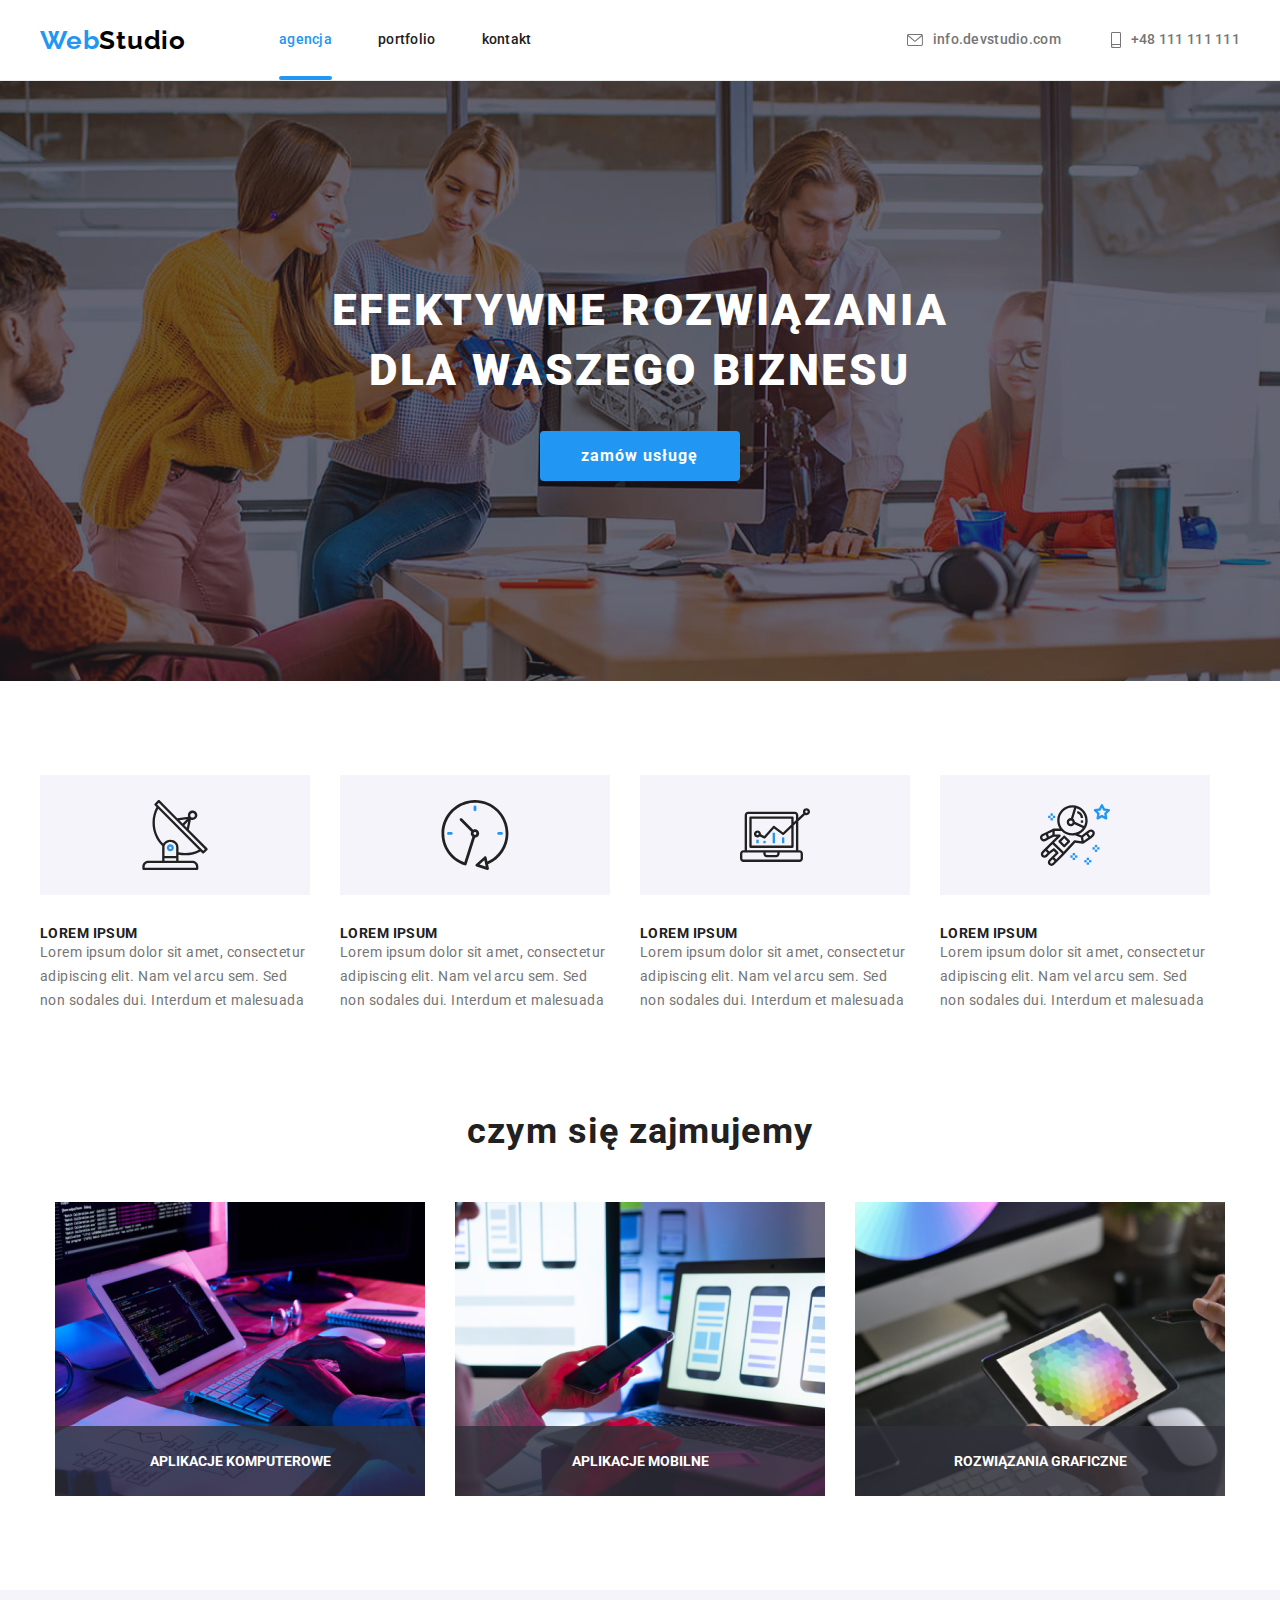
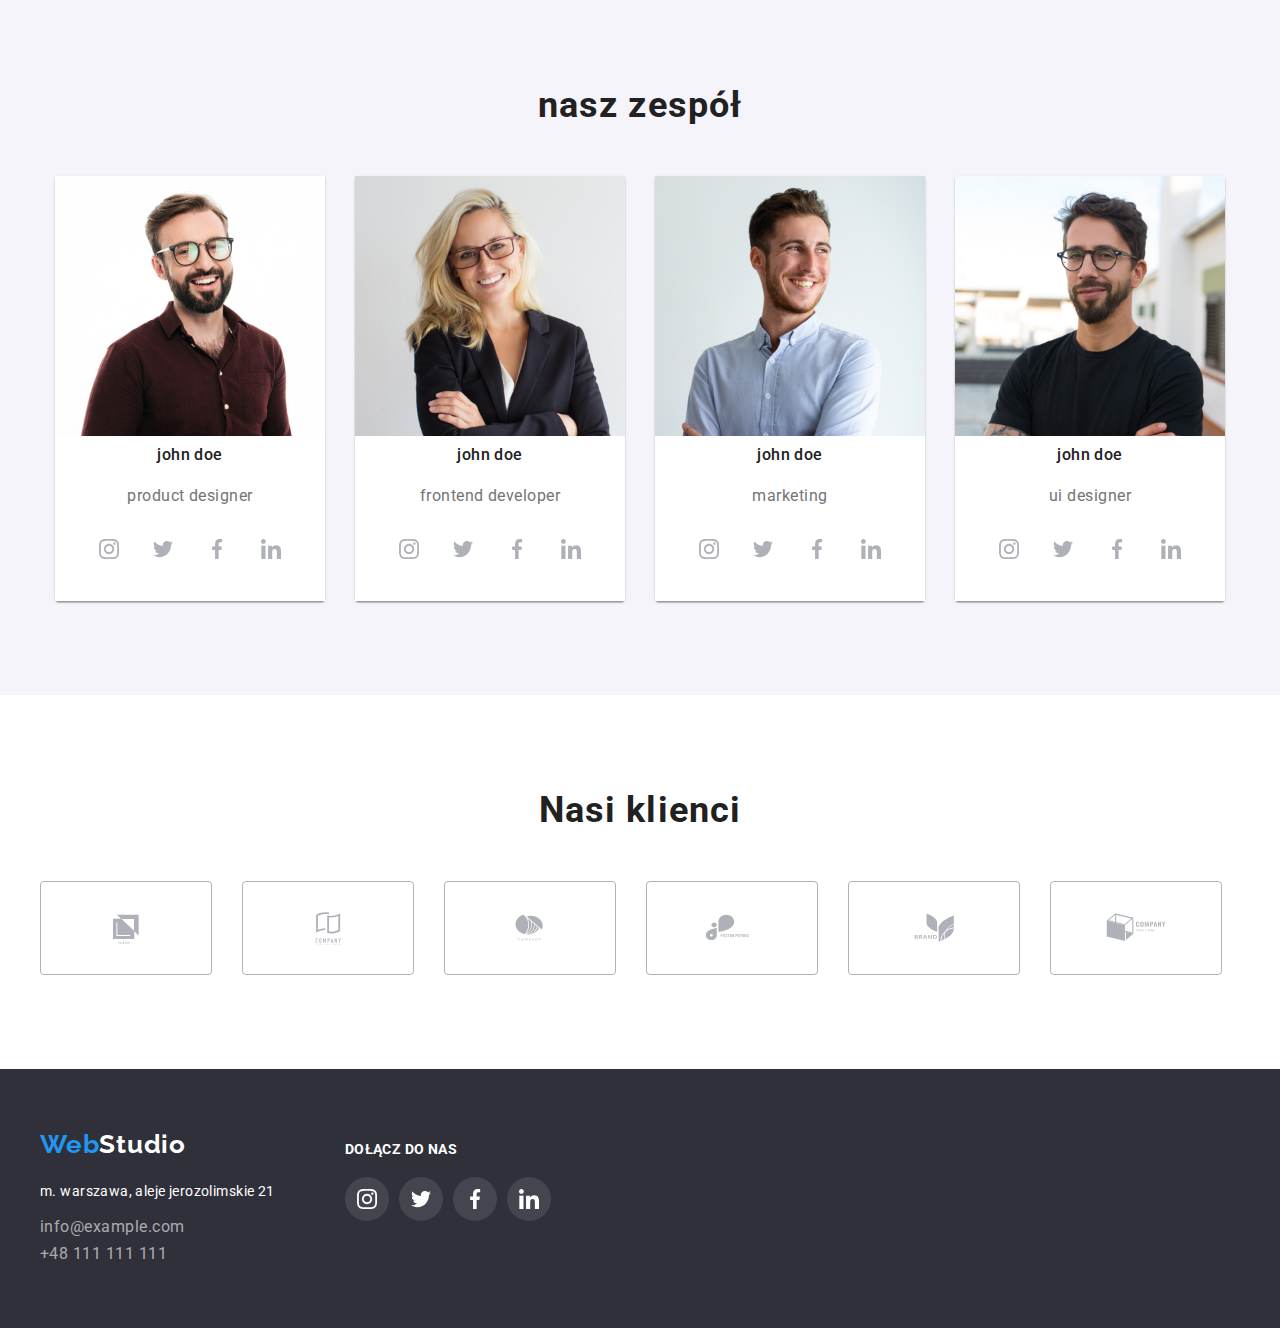
<file: index.html>
<!DOCTYPE html>
<html lang="pl">
  <head>
    <meta charset="UTF-8" />
    <meta http-equiv="X-UA-Compatible" content="IE=edge" />
    <meta name="viewport" content="width=device-width, initial-scale=1.0" />
    <title>webstudio</title>
    <link
      rel="stylesheet"
      href="https://cdnjs.cloudflare.com/ajax/libs/modern-normalize/1.1.0/modern-normalize.min.css"
      integrity="sha512-wpPYUAdjBVSE4KJnH1VR1HeZfpl1ub8YT/NKx4PuQ5NmX2tKuGu6U/JRp5y+Y8XG2tV+wKQpNHVUX03MfMFn9Q=="
      crossorigin="anonymous"
      referrerpolicy="no-referrer"
    />
    <link rel="stylesheet" href="css/styles.css" />
    <link rel="preconnect" href="https://fonts.googleapis.com" />
    <link rel="preconnect" href="https://fonts.gstatic.com" crossorigin />
    <link
      href="https://fonts.googleapis.com/css2?family=Raleway:wght@700&family=Roboto:wght@400;500;700;900&display=swap"
      rel="stylesheet"
    />
  </head>
  <body>
    <!-- header -->
    <header class="site-header">
      <div class="container flex-header">
        <div class="logo-links">
          <a class="logo" href="index.html">
            <span class="first-webstudio">Web</span
            ><span class="second-webstudio-header">Studio</span>
          </a>
          <nav>
            <ul class="header-links">
              <li><a class="header-link active-link" href="index.html">agencja</a></li>
              <li>
                <a class="header-link" href="portfolio.html">portfolio</a>
              </li>
              <li><a class="header-link" href="/kontakt">kontakt</a></li>
            </ul>
          </nav>
        </div>
        <ul class="contacts">
          <li class="contacts-svg">
            <a class="contact-mail" href="mailto:info.devstudio.com">
              <svg class="icon-envelope" width="16px" height="12px">
                <use href="./images/icons.svg#icon-envelope"></use>
              </svg>
              info.devstudio.com</a
            >
          </li>
          <li class="contacts-svg">
            <a class="contact-phone" href="tel:+48111111111">
              <svg class="icon-smartphone" width="10px" height="16px">
                <use href="./images/icons.svg#icon-smartphone-1"></use>
              </svg>
              +48 111 111 111
            </a>
          </li>
        </ul>
      </div>
    </header>
    <main>
      <section class="dark-bg">
        <div class="background-hero">
          <div class="background-gradient">
            <div class="header-and-button container">
              <h1 class="header">efektywne rozwiązania dla waszego biznesu</h1>
              <input class="main-button" type="button" value="zamów usługę" data-modal-open/>
            </div>
          </div>
        </div>
      </section>
      <section>
        <div class="container">
          <ul class="text-list">
            <li class="whole-text">
              <div class="icons-background">
                <svg class="technology-svg" width="70px" height="70px">
                  <use href="./images/icons.svg#icon-antenna-1"></use>
                </svg>
              </div>
            </li>
            <li class="whole-text">
              <div class="icons-background">
                <svg class="technology-svg" width="70px" height="70px">
                  <use href="./images/icons.svg#icon-clock-1"></use>
                </svg>
              </div>
            </li>
            <li class="whole-text">
              <div class="icons-background">
                <svg class="technology-svg" width="70px" height="70px">
                  <use href="./images/icons.svg#icon-diagram-1"></use>
                </svg>
              </div>
            </li>
            <li class="whole-text">
              <div class="icons-background">
                <svg class="technology-svg" width="70px" height="70px">
                  <use href="./images/icons.svg#icon-astronaut-1"></use>
                </svg>
              </div>
            </li>
            <li class="whole-text">
              <h2 class="text-title">lorem ipsum</h2>
              <p class="text-description">
                Lorem ipsum dolor sit amet, consectetur adipiscing elit. Nam vel
                arcu sem. Sed non sodales dui. Interdum et malesuada
              </p>
            </li>
            <li class="whole-text">
              <h2 class="text-title">lorem ipsum</h2>
              <p class="text-description">
                Lorem ipsum dolor sit amet, consectetur adipiscing elit. Nam vel
                arcu sem. Sed non sodales dui. Interdum et malesuada
              </p>
            </li>
            <li class="whole-text">
              <h2 class="text-title">lorem ipsum</h2>
              <p class="text-description">
                Lorem ipsum dolor sit amet, consectetur adipiscing elit. Nam vel
                arcu sem. Sed non sodales dui. Interdum et malesuada
              </p>
            </li>
            <li class="whole-text">
              <h2 class="text-title">lorem ipsum</h2>
              <p class="text-description">
                Lorem ipsum dolor sit amet, consectetur adipiscing elit. Nam vel
                arcu sem. Sed non sodales dui. Interdum et malesuada
              </p>
            </li>
          </ul>
        </div>
      </section>
      <section>
        <div class="photos-about container">
          <h2 class="header-about">czym się zajmujemy</h2>

          <ul class="photos-list">
            <li>
              <div class="about-description">
                <img
                  class="about-photo"
                  src="images/keybord_and_paper.jpg"
                  alt="pracująca osoba pisząca na klawiaturze"
                  width="370"
                  height="294"
                />
                <div class="about-overlay">
                  <p class="photo-description-about">aplikacje komputerowe</p>
                </div>
              </div>
            </li>
            <li>
              <div class="about-description">
                <img
                  class="about-photo"
                  src="images/phone_and_laptop.jpg"
                  alt="osoba sprawdzająca telefon"
                  width="370"
                  height="294"
                />
                <div class="about-overlay">
                  <p class="photo-description-about">aplikacje mobilne</p>
                </div>
              </div>
            </li>
            <li>
              <div class="about-description">
                <img
                  class="about-photo"
                  src="images/tablet.jpg"
                  alt="osoba projektuje coś na tablecie"
                  width="370"
                  height="294"
                />
                <div class="about-overlay">
                  <p class="photo-description-about">rozwiązania graficzne</p>
                </div>
              </div>
            </li>
          </ul>
        </div>
      </section>
      <section class="team section">
        <div class="container">
          <h2 class="team-header">nasz zespół</h2>
          <ul class="team-list">
            <li class="team-item">
              <figure class="team-image">
                <img
                  class="team-image"
                  src="images/product_designer.jpg"
                  alt="product designer"
                  width="270"
                  height="260"
                />
                <figcaption>
                  <h3 class="team-name">john doe</h3>
                  <p class="team-job">product designer</p>
                  <div class="social-medias">
                    <div class="social-medias-background">
                      <svg class="team-social-icon" width="20px" height="20px">
                        <use href="./images/icons.svg#icon-instagram-2"></use>
                      </svg>
                    </div>
                    <div class="social-medias-background">
                      <svg class="team-social-icon" width="20px" height="20px">
                        <use href="./images/icons.svg#icon-twitter-1"></use>
                      </svg>
                    </div>
                    <div class="social-medias-background">
                      <svg class="team-social-icon" width="20px" height="20px">
                        <use href="./images/icons.svg#icon-facebook-1"></use>
                      </svg>
                    </div>
                    <div class="social-medias-background">
                      <svg class="team-social-icon" width="20px" height="20px">
                        <use href="./images/icons.svg#icon-linkedin-1"></use>
                      </svg>
                    </div>
                  </div>
                </figcaption>
              </figure>
            </li>
            <li class="team-item">
              <figure class="team-image">
                <img
                  class="team-image"
                  src="images/frontend_developer.jpg"
                  alt="frontend developer"
                  width="270"
                  height="260"
                />
                <figcaption>
                  <h3 class="team-name">john doe</h3>
                  <p class="team-job">frontend developer</p>
                  <div class="social-medias">
                    <div class="social-medias-background">
                      <svg class="team-social-icon" width="20px" height="20px">
                        <use href="./images/icons.svg#icon-instagram-2"></use>
                      </svg>
                    </div>
                    <div class="social-medias-background">
                      <svg class="team-social-icon" width="20px" height="20px">
                        <use href="./images/icons.svg#icon-twitter-1"></use>
                      </svg>
                    </div>
                    <div class="social-medias-background">
                      <svg class="team-social-icon" width="20px" height="20px">
                        <use href="./images/icons.svg#icon-facebook-1"></use>
                      </svg>
                    </div>
                    <div class="social-medias-background">
                      <svg class="team-social-icon" width="20px" height="20px">
                        <use href="./images/icons.svg#icon-linkedin-1"></use>
                      </svg>
                    </div>
                  </div>
                </figcaption>
              </figure>
            </li>
            <li class="team-item">
              <figure class="team-image">
                <img
                  class="team-image"
                  src="images/marketing.jpg"
                  alt="marketing"
                  width="270"
                  height="260"
                />
                <figcaption>
                  <h3 class="team-name">john doe</h3>
                  <p class="team-job">marketing</p>
                  <div class="social-medias">
                    <div class="social-medias-background">
                      <svg class="team-social-icon" width="20px" height="20px">
                        <use href="./images/icons.svg#icon-instagram-2"></use>
                      </svg>
                    </div>
                    <div class="social-medias-background">
                      <svg class="team-social-icon" width="20px" height="20px">
                        <use href="./images/icons.svg#icon-twitter-1"></use>
                      </svg>
                    </div>
                    <div class="social-medias-background">
                      <svg class="team-social-icon" width="20px" height="20px">
                        <use href="./images/icons.svg#icon-facebook-1"></use>
                      </svg>
                    </div>
                    <div class="social-medias-background">
                      <svg class="team-social-icon" width="20px" height="20px">
                        <use href="./images/icons.svg#icon-linkedin-1"></use>
                      </svg>
                    </div>
                  </div>
                </figcaption>
              </figure>
            </li>
            <li class="team-item">
              <figure class="team-image">
                <img
                  class="team-image"
                  src="images/ui_designer.jpg"
                  alt="ui designer"
                  width="270"
                  height="260"
                />
                <figcaption>
                  <h3 class="team-name">john doe</h3>
                  <p class="team-job">ui designer</p>
                  <div class="social-medias">
                    <div class="social-medias-background">
                      <svg class="team-social-icon" width="20px" height="20px">
                        <use href="./images/icons.svg#icon-instagram-2"></use>
                      </svg>
                    </div>
                    <div class="social-medias-background">
                      <svg class="team-social-icon" width="20px" height="20px">
                        <use href="./images/icons.svg#icon-twitter-1"></use>
                      </svg>
                    </div>
                    <div class="social-medias-background">
                      <svg class="team-social-icon" width="20px" height="20px">
                        <use href="./images/icons.svg#icon-facebook-1"></use>
                      </svg>
                    </div>
                    <div class="social-medias-background">
                      <svg class="team-social-icon" width="20px" height="20px">
                        <use href="./images/icons.svg#icon-linkedin-1"></use>
                      </svg>
                    </div>
                  </div>
                </figcaption>
              </figure>
            </li>
          </ul>
        </div>
      </section>
      <section class="section">
        <div class="container">
          <h2 class="our-customers">Nasi klienci</h2>
          <ul class="clients-list">
            <li class="client">
              <div class="client-box">
                <svg class="client-logo" width="106" height="60">
                  <use href="./images/icons.svg#icon-Client-1"></use>
                </svg>
              </div>
            </li>
            <li class="client">
              <div class="client-box">
                <svg class="client-logo" width="106" height="60">
                  <use href="./images/icons.svg#icon-Client-2"></use>
                </svg>
              </div>
            </li>
            <li class="client">
              <div class="client-box">
                <svg class="client-logo" width="106" height="60">
                  <use href="./images/icons.svg#icon-Client-3"></use>
                </svg>
              </div>
            </li>
            <li class="client">
              <div class="client-box">
                <svg class="client-logo" width="106" height="60">
                  <use href="./images/icons.svg#icon-Client-4"></use>
                </svg>
              </div>
            </li>
            <li class="client">
              <div class="client-box">
                <svg class="client-logo" width="106" height="60">
                  <use href="./images/icons.svg#icon-Client-5"></use>
                </svg>
              </div>
            </li>
            <li class="client">
              <div class="client-box">
                <svg class="client-logo" width="106" height="60">
                  <use href="./images/icons.svg#icon-Client-6"></use>
                </svg>
              </div>
            </li>
          </ul>
        </div>
      </section>
    </main>
    <div class="footer-background">
      <footer class="footer">
        <div class="footer-wrapper container">
          <div>
            <h2>
              <a class="logo" href="index.html">
                <span class="first-webstudio">Web</span
                ><span class="second-webstudio-footer">Studio</span></a
              >
            </h2>

            <address class="footer-links">
              <ul class="footer-list">
                <li>
                  <p class="address">m. warszawa, aleje jerozolimskie 21</p>
                </li>
                <li>
                  <a class="footer-link" href="mailto:info@example.com"
                    >info@example.com</a
                  >
                </li>
                <li>
                  <a class="footer-link" href="tel:+48111111111"
                    >+48 111 111 111</a
                  >
                </li>
              </ul>
            </address>
          </div>
          <div>
            <ul class="footer-medias">
              <li>
                <h3 class="join-us">dołącz do nas</h3>
                <div class="social-medias-footer">
                  <div class="social-medias-background">
                    <svg class="team-social-icon" width="20px" height="20px">
                      <use href="./images/icons.svg#icon-instagram-2"></use>
                    </svg>
                  </div>
                  <div class="social-medias-background">
                    <svg class="team-social-icon" width="20px" height="20px">
                      <use href="./images/icons.svg#icon-twitter-1"></use>
                    </svg>
                  </div>
                  <div class="social-medias-background">
                    <svg class="team-social-icon" width="20px" height="20px">
                      <use href="./images/icons.svg#icon-facebook-1"></use>
                    </svg>
                  </div>
                  <div class="social-medias-background">
                    <svg class="team-social-icon" width="20px" height="20px">
                      <use href="./images/icons.svg#icon-linkedin-1"></use>
                    </svg>
                  </div>
                </div>
              </li>
            </ul>
          </div>
        </div>
      </footer>
    </div>
    <div class="backdrop is-hidden" data-modal>
      <div class="modal">
        <button class="modal-close" data-modal-close>&#10008;</button>
      </div>
    </div>
    <script src="./js/modal.js"></script>
  </body>
</html>
</file>
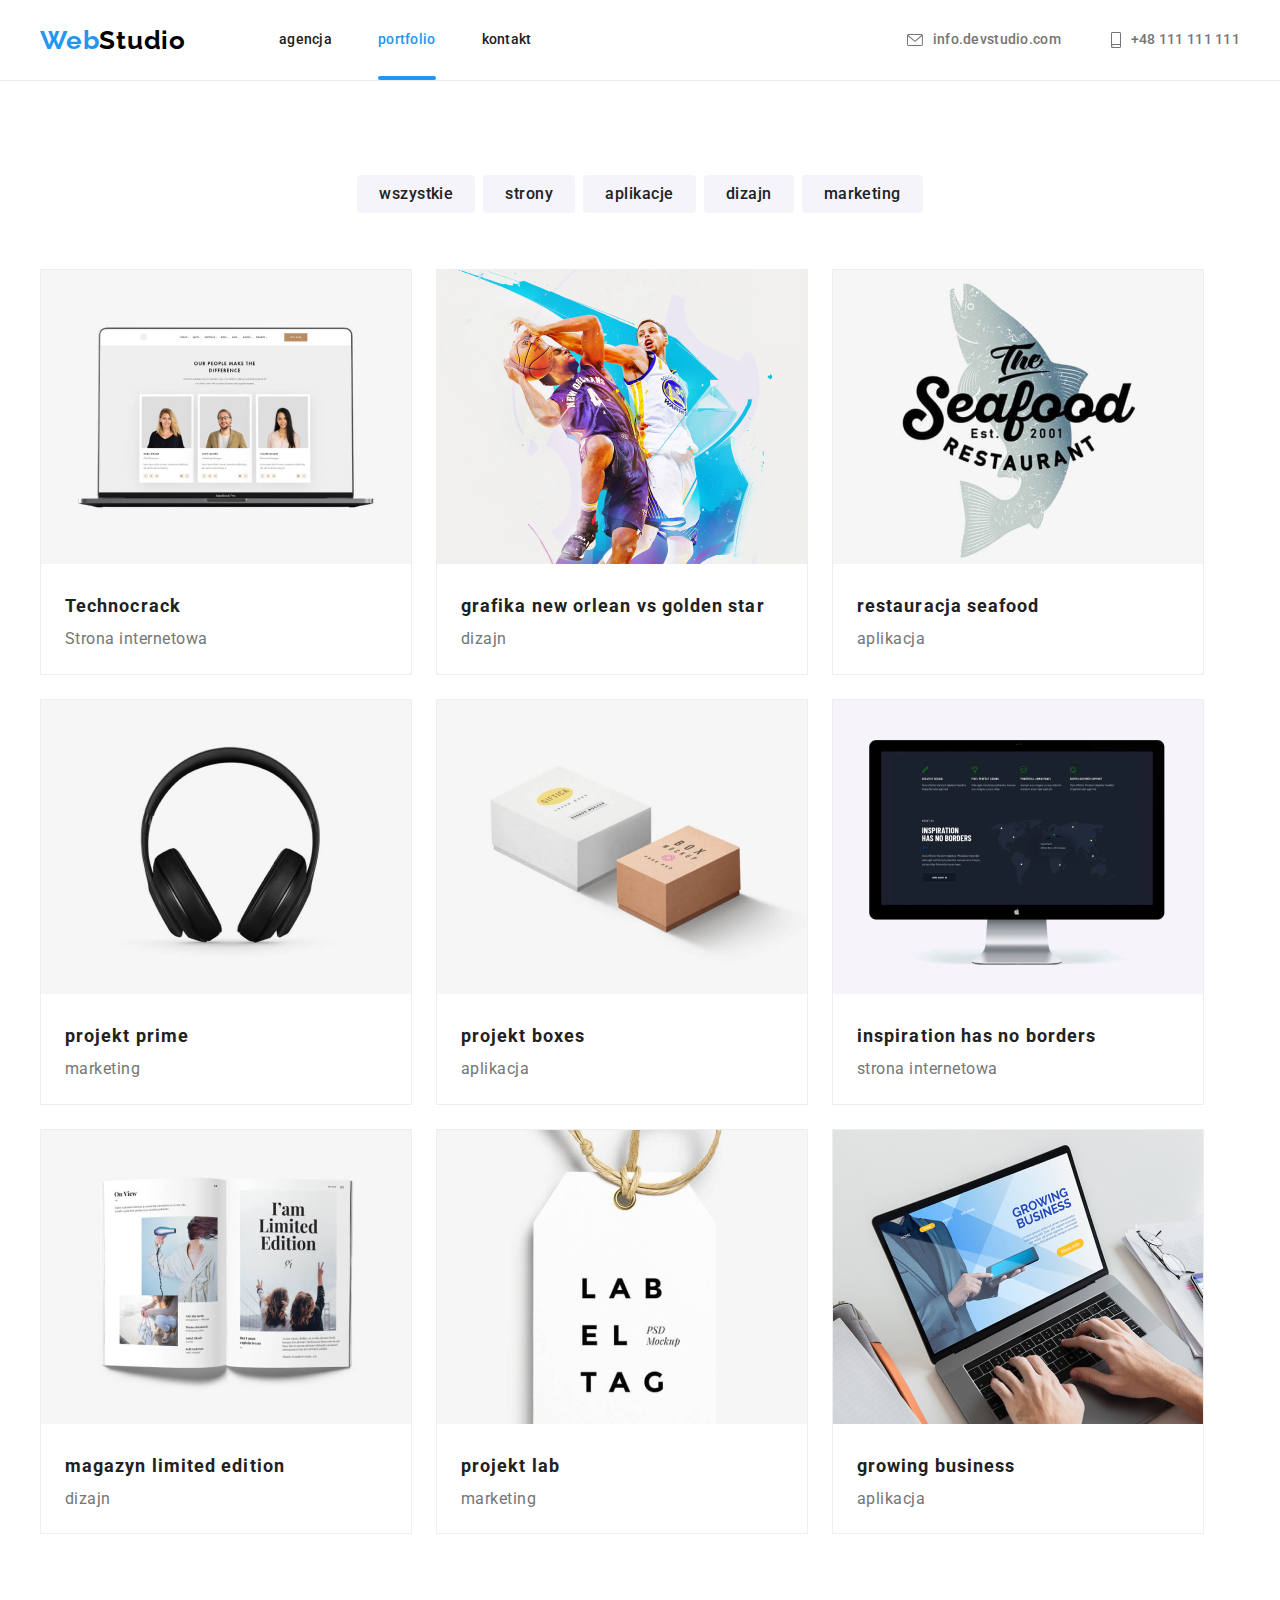
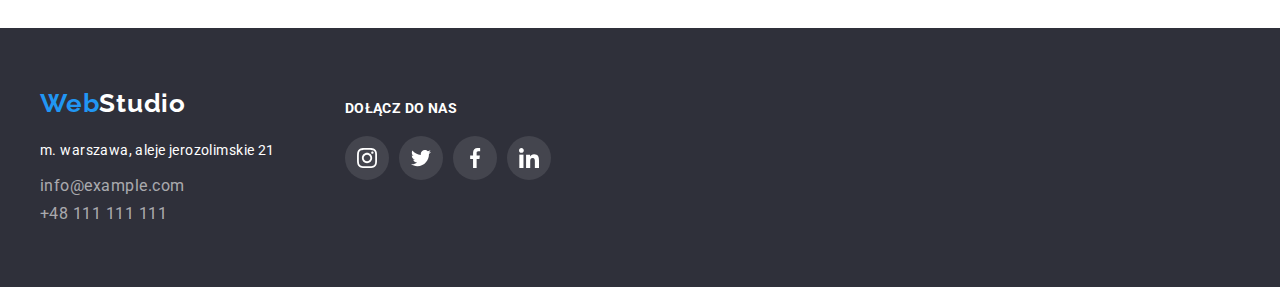
<file: portfolio.html>
<!DOCTYPE html>
<html lang="pl">
  <head>
    <meta charset="UTF-8" />
    <meta http-equiv="X-UA-Compatible" content="IE=edge" />
    <meta name="viewport" content="width=device-width, initial-scale=1.0" />
    <title>webstudio</title>
    <link
      rel="stylesheet"
      href="https://cdnjs.cloudflare.com/ajax/libs/modern-normalize/1.1.0/modern-normalize.min.css"
      integrity="sha512-wpPYUAdjBVSE4KJnH1VR1HeZfpl1ub8YT/NKx4PuQ5NmX2tKuGu6U/JRp5y+Y8XG2tV+wKQpNHVUX03MfMFn9Q=="
      crossorigin="anonymous"
      referrerpolicy="no-referrer"
    />
    <link rel="stylesheet" href="css/styles.css" />
    <link rel="preconnect" href="https://fonts.googleapis.com" />
    <link rel="preconnect" href="https://fonts.gstatic.com" crossorigin />
    <link
      href="https://fonts.googleapis.com/css2?family=Raleway:wght@700&family=Roboto:wght@400;500;700;900&display=swap"
      rel="stylesheet"
    />
  </head>
  <body>
    <!-- header -->
    <header class="site-header">
      <div class="container flex-header">
        <div class="logo-links">
          <a class="logo" href="index.html">
            <span class="first-webstudio">Web</span
            ><span class="second-webstudio-header">Studio</span>
          </a>
          <nav>
            <ul class="header-links">
              <li><a class="header-link" href="index.html">agencja</a></li>
              <li>
                <a class="header-link active-link-2" href="portfolio.html"
                  >portfolio</a
                >
              </li>
              <li><a class="header-link" href="/kontakt">kontakt</a></li>
            </ul>
          </nav>
        </div>
        <ul class="contacts">
          <li class="contacts-svg">
            <a class="contact-mail" href="mailto:info.devstudio.com">
              <svg class="icon-envelope" width="16px" height="12px">
                <use href="./images/icons.svg#icon-envelope"></use>
              </svg>
              info.devstudio.com</a
            >
          </li>
          <li class="contacts-svg">
            <a class="contact-phone" href="tel:+48111111111">
              <svg class="icon-smartphone" width="10px" height="16px">
                <use href="./images/icons.svg#icon-smartphone-1"></use>
              </svg>
              +48 111 111 111
            </a>
          </li>
        </ul>
      </div>
    </header>
    <main>
      <section>
        <div class="container">
          <ul class="header-navigation">
            <li>
              <input class="filter-button" type="button" value="wszystkie" />
            </li>
            <li>
              <input class="filter-button" type="button" value="strony" />
            </li>
            <li>
              <input class="filter-button" type="button" value="aplikacje" />
            </li>
            <li>
              <input class="filter-button" type="button" value="dizajn" />
            </li>
            <li>
              <input class="filter-button" type="button" value="marketing" />
            </li>
          </ul>
        </div>
      </section>
      <section class="projects">
        <div class="container">
          <ul class="projects-list">
            <li class="projects-item hidden-description">
              <figure class="projects-photo">
                <div class="box-figure">
                  <img
                    src="images/technocrack.jpg"
                    width="370"
                    height="294"
                    alt="Technocrack"
                  />
                  <div class="overlay-figure">
                    <p>
                      Technocrack jest popularną platformą wykorzystywaną do
                      rozpowszechniania koronawirusa. Firmy wykorzystują tę
                      platformę do celów szpiegowskich i ataków na
                      niezabezpieczone serwery konkurencji
                    </p>
                  </div>
                </div>
                <figcaption class="projects-description z-index-description">
                  <h3 class="projects-title">Technocrack</h3>
                  <span class="projects-category">Strona internetowa</span>
                </figcaption>
              </figure>
            </li>
            <li class="projects-item hidden-description">
              <figure class="projects-photo">
                <div class="box-figure">
                  <img
                    src="images/graphic.jpg"
                    width="370"
                    height="294"
                    alt="grafika new orlean vs golden star"
                  />
                  <div class="overlay-figure">
                    <p>
                      Technocrack jest popularną platformą wykorzystywaną do
                      rozpowszechniania koronawirusa. Firmy wykorzystują tę
                      platformę do celów szpiegowskich i ataków na
                      niezabezpieczone serwery konkurencji
                    </p>
                  </div>
                </div>
                <figcaption class="projects-description z-index-description">
                  <h3 class="projects-title">
                    grafika new orlean vs golden star
                  </h3>
                  <span class="projects-category">dizajn</span>
                </figcaption>
              </figure>
            </li>
            <li class="projects-item hidden-description">
              <figure class="projects-photo">
                <div class="box-figure">
                <img
                  src="images/restaurant.jpg"
                  width="370"
                  height="294"
                  alt="restauracja seafood"
                />
                <div class="overlay-figure">
                    <p>
                      Technocrack jest popularną platformą wykorzystywaną do
                      rozpowszechniania koronawirusa. Firmy wykorzystują tę
                      platformę do celów szpiegowskich i ataków na
                      niezabezpieczone serwery konkurencji
                    </p>
                  </div>
                </div>
                <figcaption class="projects-description z-index-description">
                  <h3 class="projects-title">restauracja seafood</h3>
                  <span class="projects-category">aplikacja</span>
                </figcaption>
              </figure>
            </li>
            <li class="projects-item hidden-description">
              <figure class="projects-photo">
                <div class="box-figure">
                <img
                  src="images/project_prime.jpg"
                  width="370"
                  height="294"
                  alt="projekt prime"
                />
                <div class="overlay-figure">
                    <p>
                      Technocrack jest popularną platformą wykorzystywaną do
                      rozpowszechniania koronawirusa. Firmy wykorzystują tę
                      platformę do celów szpiegowskich i ataków na
                      niezabezpieczone serwery konkurencji
                    </p>
                  </div>
                </div>
                <figcaption class="projects-description z-index-description">
                  <h3 class="projects-title">projekt prime</h3>
                  <span class="projects-category">marketing</span>
                </figcaption>
              </figure>
            </li>
            <li class="projects-item hidden-description">
              <figure class="projects-photo">
                <div class="box-figure">
                <img
                  src="images/project_boxes.jpg"
                  width="370"
                  height="294"
                  alt="projekt boxes"
                />
                <div class="overlay-figure">
                    <p>
                      Technocrack jest popularną platformą wykorzystywaną do
                      rozpowszechniania koronawirusa. Firmy wykorzystują tę
                      platformę do celów szpiegowskich i ataków na
                      niezabezpieczone serwery konkurencji
                    </p>
                  </div>
                </div>
                <figcaption class="projects-description z-index-description">
                  <h3 class="projects-title">projekt boxes</h3>
                  <span class="projects-category">aplikacja</span>
                </figcaption>
              </figure>
            </li>
            <li class="projects-item hidden-description">
              <figure class="projects-photo">
                <div class="box-figure">
                <img
                  src="images/inspiration.jpg"
                  width="370"
                  height="294"
                  alt="inspiration has no borders"
                />
                <div class="overlay-figure">
                    <p>
                      Technocrack jest popularną platformą wykorzystywaną do
                      rozpowszechniania koronawirusa. Firmy wykorzystują tę
                      platformę do celów szpiegowskich i ataków na
                      niezabezpieczone serwery konkurencji
                    </p>
                  </div>
                </div>
                <figcaption class="projects-description z-index-description">
                  <h3 class="projects-title">inspiration has no borders</h3>
                  <span class="projects-category">strona internetowa</span>
                </figcaption>
              </figure>
            </li>
            <li class="projects-item hidden-description">
              <figure class="projects-photo">
                <div class="box-figure">
                <img
                  src="images/magazine.jpg"
                  width="370"
                  height="294"
                  alt="magazyn limited edition"
                />
                <div class="overlay-figure">
                    <p>
                      Technocrack jest popularną platformą wykorzystywaną do
                      rozpowszechniania koronawirusa. Firmy wykorzystują tę
                      platformę do celów szpiegowskich i ataków na
                      niezabezpieczone serwery konkurencji
                    </p>
                  </div>
                </div>
                <figcaption class="projects-description z-index-description">
                  <h3 class="projects-title">magazyn limited edition</h3>
                  <span class="projects-category">dizajn</span>
                </figcaption>
              </figure>
            </li>
            <li class="projects-item hidden-description">
              <figure class="projects-photo">
                <div class="box-figure">
                <img
                  src="images/project_lab.jpg"
                  width="370"
                  height="294"
                  alt="projekt lab"
                />
                <div class="overlay-figure">
                    <p>
                      Technocrack jest popularną platformą wykorzystywaną do
                      rozpowszechniania koronawirusa. Firmy wykorzystują tę
                      platformę do celów szpiegowskich i ataków na
                      niezabezpieczone serwery konkurencji
                    </p>
                  </div>
                </div>
                <figcaption class="projects-description z-index-description">
                  <h3 class="projects-title">projekt lab</h3>
                  <span class="projects-category">marketing</span>
                </figcaption>
              </figure>
            </li>
            <li class="projects-item hidden-description">
              <figure class="projects-photo">
                <div class="box-figure">
                <img
                  src="images/growing_b.jpg"
                  width="370"
                  height="294"
                  alt="growing business"
                />
                <div class="overlay-figure">
                    <p>
                      Technocrack jest popularną platformą wykorzystywaną do
                      rozpowszechniania koronawirusa. Firmy wykorzystują tę
                      platformę do celów szpiegowskich i ataków na
                      niezabezpieczone serwery konkurencji
                    </p>
                  </div>
                </div>
                <figcaption class="projects-description z-index-description">
                  <h3 class="projects-title">growing business</h3>
                  <span class="projects-category">aplikacja</span>
                </figcaption>
              </figure>
            </li>
          </ul>
        </div>
      </section>
    </main>
    <div class="footer-background">
      <footer class="footer">
        <div class="footer-wrapper container">
          <div>
            <h2>
              <a class="logo" href="index.html">
                <span class="first-webstudio">Web</span
                ><span class="second-webstudio-footer">Studio</span></a
              >
            </h2>

            <address class="footer-links">
              <ul class="footer-list">
                <li>
                  <p class="address">m. warszawa, aleje jerozolimskie 21</p>
                </li>
                <li>
                  <a class="footer-link" href="mailto:info@example.com"
                    >info@example.com</a
                  >
                </li>
                <li>
                  <a class="footer-link" href="tel:+48111111111"
                    >+48 111 111 111</a
                  >
                </li>
              </ul>
            </address>
          </div>
          <div>
            <ul class="footer-medias">
              <li>
                <h3 class="join-us">dołącz do nas</h3>
                <div class="social-medias-footer">
                  <div class="social-medias-background">
                    <svg class="team-social-icon" width="20px" height="20px">
                      <use href="./images/icons.svg#icon-instagram-2"></use>
                    </svg>
                  </div>
                  <div class="social-medias-background">
                    <svg class="team-social-icon" width="20px" height="20px">
                      <use href="./images/icons.svg#icon-twitter-1"></use>
                    </svg>
                  </div>
                  <div class="social-medias-background">
                    <svg class="team-social-icon" width="20px" height="20px">
                      <use href="./images/icons.svg#icon-facebook-1"></use>
                    </svg>
                  </div>
                  <div class="social-medias-background">
                    <svg class="team-social-icon" width="20px" height="20px">
                      <use href="./images/icons.svg#icon-linkedin-1"></use>
                    </svg>
                  </div>
                </div>
              </li>
            </ul>
          </div>
        </div>
      </footer>
    </div>
  </body>
</html>
</file>
<file: css/styles.css>
:root {
  --brand-color: #212121;
  --white-color: #ffffff;
  --blue-color: #2196f3;
  --grey-color: #2f303a;
  --white2-color: #f5f4fa;
  --brown-color: #757575;
  --black-color: #000000;
  --border-color: #ececec;
  --social-media-color: #afb1b8;
}
* {
  margin: 0px;
  padding: 0px;
}
body {
  font-family: "roboto", "sans-serif";
  color: #212121;
}
.container {
  max-width: 1200px;
  margin: 0 auto;
  padding-left: 15px;
  padding-right: 15px;
}
.section {
  padding-bottom: 94px;
  padding-top: 94px;
}

/* header */
.logo {
  text-decoration: none;
  cursor: pointer;
}

.first-webstudio {
  color: var(--blue-color);
  font-family: "Raleway", sans-serif;
  font-weight: 700;
  font-size: 26px;
  line-height: 1.19;
  letter-spacing: 0.03em;
}
.second-webstudio-header {
  color: var(--black-color);
  font-family: "Raleway", sans-serif;
  font-weight: 700;
  font-size: 26px;
  line-height: 1.19;
  letter-spacing: 0.03em;
}

.logo:focus {
  color: var(--blue-color);
}
.header-links {
  list-style: none;
}
.header-link {
  color: var(--brand-color);
  font-weight: 500;
  font-size: 14px;
  line-height: 1.14;
  letter-spacing: 0.02em;
  text-decoration: none;
}
.header-link:hover {
  color: var(--blue-color);
}
.contacts {
  list-style: none;
}
.contact-mail,
.contact-phone {
  font-family: "roboto", sans-serif;
  font-weight: 500;
  font-size: 14px;
  line-height: 1.14;
  letter-spacing: 0.02em;
  text-decoration: none;
  color: var(--brown-color);
}

.contact-mail:hover {
  color: var(--blue-color);
}
.contact-phone:hover {
  color: var(--blue-color);
}
/* title button */

.background-hero {
  background-image: url("../images/background_photo.jpg");
  background-position: center;
  background-size: cover;
  margin: 0 auto;
  max-width: 1600px;
}
.background-gradient {
background: rgba(47, 48, 58, 0.4);
}
.header-and-button {
  display: flex;
  align-items: center;
  flex-direction: column;
  justify-content: center;
  padding-top: 200px;
  padding-bottom: 200px;
}
.header {
  color: var(--white-color);
  font-weight: 900;
  font-size: 44px;
  line-height: 1.36;
  letter-spacing: 0.06em;
  text-transform: uppercase;
  text-align: center;
  width: 696px;
  height: 120px;
}
.main-button {
  cursor: pointer;
  color: var(--white-color);
  font-weight: 700;
  font-size: 16px;
  line-height: 1.89;
  letter-spacing: 0.06em;
  background: #2196f3;
  box-shadow: 0px 4px 4px rgba(0, 0, 0, 0.15);
  border-radius: 4px;
  border: none;
  font-family: inherit;
  padding: 10px 42px 10px 41px;
  margin-top: 30px;
}
.text-list {
  list-style: none;
  display: flex;
  padding: 0px;
  margin: 0px;
  gap: 30px;
  padding-top: 94px;
  /* padding-left: 15px; */
  flex-wrap: wrap;
  max-width: 1215px;
  align-items: center;
}
.icons-background {
  width: 270px;
  height: 120px;
  background-color: var(--white2-color);
  display: flex;
  align-items: center;
  justify-content: center;
}

.whole-text {
  display: inline-block;
}
.text-title {
  color: var(--brand-color);
  font-weight: 700;
  font-size: 14px;
  line-height: 1.17;
  letter-spacing: 0.03em;
  text-transform: uppercase;
  line-height: 16px;
  box-sizing: border-box;
  display: flex;
  width: 270px;
  height: 16px;
}
.text-description {
  color: var(--brown-color);
  font-weight: 400;
  font-size: 14px;
  line-height: 1.71;
  letter-spacing: 0.03em;
  display: flex;
  width: 270px;
  height: 75px;
}
.header-about,
.team-header {
  color: var(--brand-color);
  font-weight: 700;
  font-size: 36px;
  line-height: 1.17;
  letter-spacing: 0.03em;
  text-align: center;
  margin-bottom: 50px;
}

.photos-about {
  padding-top: 94px;
  margin-bottom: 94px;
}

.photos-list {
  list-style: none;
  padding: 0px;
  display: flex;
  text-align: center;
  gap: 30px;
  padding-left: 15px;
}
.team {
  background-color: var(--white2-color);
}
.team-image {
  margin: 0px;
  background-color: var(--white-color);
}
.team-list {
  list-style: none;
  display: flex;
  gap: 30px;
  /* justify-content: space-evenly; */
  padding-left: 15px;
  text-align: center;
}
.team-item {
  max-width: 100%;
  padding: 0px;
  margin: 0px;
  box-shadow: 0px 1px 3px rgba(0, 0, 0, 0.12), 0px 1px 1px rgba(0, 0, 0, 0.14),
    0px 2px 1px rgba(0, 0, 0, 0.2);
  border-radius: 0px 0px 4px 4px;
}
.team-name {
  color: var(--brand-color);
  font-weight: 500;
  font-size: 16px;
  line-height: 1.89;
  letter-spacing: 0.03em;
  margin-bottom: 10px;
}

.team-job {
  color: var(--brown-color);
  font-weight: 400;
  font-size: 16px;
  line-height: 1.89;
  letter-spacing: 0.03em;
  padding-bottom: 16px;
  margin-top: 10px;
  margin-bottom: 0px;
}
.footer-background {
  background-color: var(--grey-color);
}
.footer {
  padding-bottom: 60px;
  padding-top: 60px;
}
.second-webstudio-footer {
  color: var(--white-color);
  font-family: "Raleway", sans-serif;
  font-weight: 700;
  font-size: 26px;
  line-height: 1.19;
  letter-spacing: 0.03em;
}
.footer-list {
  list-style: none;
  padding-inline-start: 0px;
  display: block;
}
.address {
  color: var(--white-color);
  font-weight: 400;
  font-size: 14px;
  line-height: 1.71;
  letter-spacing: 0.03em;
  font-style: normal;
  margin-bottom: 9px;
  margin-top: 20px;
}

.footer-link {
  color: rgba(255, 255, 255, 0.6);
  font-weight: 400;
  font-size: 14;
  line-height: 1.71;
  letter-spacing: 0.03em;
  font-style: normal;
  text-decoration: none;
  gap: 9px;
}
.header-navigation {
  list-style: none;
  display: flex;
  gap: 8px;
  padding-top: 94px;
  margin: 0px;
  padding-inline-start: 0px;
  justify-content: center;
  align-items: center;
}
.filter-button {
  color: var(--brand-color);
  font-weight: 500;
  font-size: 16px;
  line-height: 1.63;
  letter-spacing: 0.03em;
  background: #f5f4fa;
  border-radius: 4px;
  border: none;
  cursor: pointer;
  font-family: inherit;
  padding: 6px 22px 6px 22px;
}
.filter-button:hover,
.filter-button:focus {
  background-color: var(--blue-color);
  color: var(--white-color);
  box-shadow: 0px 3px 1px rgba(0, 0, 0, 0.1), 0px 1px 2px rgba(0, 0, 0, 0.08),
    0px 2px 2px rgba(0, 0, 0, 0.12);
  border-radius: 4px;
}
.projects-list {
  list-style: none;
  display: flex;
  flex-wrap: wrap;
  padding-inline-start: 0px;
  gap: 24px;
  padding-top: 56px;
  padding-bottom: 94px;
}
.projects-photo {
  margin: 0px;
  border: 1px solid #eeeeee;
}
.projects-description {
  padding-top: 20px;
  padding-bottom: 20px;
  padding-left: 24px;
}
.projects-title {
  color: var(--brand-color);
  font-weight: 700;
  font-size: 18px;
  line-height: 2;
  letter-spacing: 0.06em;
}
.projects-category {
  color: var(--brown-color);
  font-weight: 400;
  font-size: 16px;
  line-height: 1.86;
  letter-spacing: 0.03em;
}
.projects-item:hover {
  box-shadow: 0px 1px 1px rgba(0, 0, 0, 0.12), 0px 4px 4px rgba(0, 0, 0, 0.06),
    1px 4px 6px rgba(0, 0, 0, 0.16);
  cursor: pointer;
}

/* flexbox-header */
.site-header {
  border-bottom: 1px solid var(--border-color);
}
.flex-header {
  display: flex;
  justify-content: space-between;
  align-items: center;
}
.logo-links {
  display: flex;
  align-items: center;
}
.header-links {
  display: flex;
  padding: 0px;
  margin-left: 93px;
  margin-top: 32px;
  margin-bottom: 32px;
  gap: 46px;
}
.header-links li {
  display: flex;
}
.contacts {
  display: flex;
  gap: 50px;
}
.contacts li {
  display: flex;
}
/* icons svg */
.icon-envelope {
  --brown-color: currentColor;
  fill: var(--brown-color);
  vertical-align: middle;
}

.contact-mail,
.contact-phone {
  display: flex;
  gap: 10px;
  align-items: center;
  justify-content: center;
}
.icon-smartphone {
  --brown-color: currentColor;
  fill: var(--brown-color);
  vertical-align: middle;
}
/* social media svg */
.social-medias {
  display: flex;
  justify-content: center;
  fill: var(--social-media-color);
  padding-bottom: 30px;
  gap: 10px;
}

.social-medias-background {
  width: 44px;
  height: 44px;
  background-color: var(--white-color);
  display: flex;
  align-items: center;
  justify-content: center;
  border-radius: 50%;
  cursor: pointer;
}
.social-medias-background:hover {
  background-color: var(--blue-color);
  fill: var(--white-color);
}
/* nasi klienci */
.our-customers {
  color: var(--brand-color);
  font-weight: 700;
  font-size: 36px;
  line-height: 1.17;
  letter-spacing: 0.03em;
  text-align: center;
  margin-bottom: 50px;
}
.clients-list {
  list-style: none;
  display: flex;
  gap: 30px;
}
.client-box {
  padding: 16px 32px 16px 32px;
  border: 1px solid var(--social-media-color);
  border-radius: 4px;
  display: flex;
  align-items: center;
  justify-content: center;
  cursor: pointer;
}
.client-logo {
  fill: var(--social-media-color);
  --brown-color: currentColor;
}
.client-box:hover {
  fill: var(--blue-color);
  border-color: var(--blue-color);
}
.client-box:hover svg {
  fill: var(--blue-color);
}
/* footer social media */
.join-us {
  color: var(--white-color);
  font-weight: 700;
  font-size: 14px;
  padding-top: 12px;
  letter-spacing: 0.03em;
  text-transform: uppercase;
}

.footer-medias {
  list-style: none;
  margin-left: 70px;
}
.footer-wrapper {
  display: flex;
}
.social-medias-footer {
  display: flex;
  justify-content: center;
  fill: var(--white-color);
  padding-top: 20px;
  gap: 10px;
}
.social-medias-background {
  width: 44px;
  height: 44px;
  background: rgba(255, 255, 255, 0.1);
  display: flex;
  align-items: center;
  justify-content: center;
  border-radius: 50%;
  cursor: pointer;
}

.about-description {
  position: relative;
  overflow: hidden;
}
.about-overlay {
  position: absolute;
  color: var(--white-color);
  bottom: 0;
  left: 0;
  width: 100%;
  height: 70px;
  background-color: rgba(47, 48, 58, 0.8);
  font-weight: 700;
  font-size: 14px;
  line-height: 16.5px;
  text-transform: uppercase;
  text-align: center;
}
.photo-description-about {
  padding-top: 27px;
}
.about-photo {
  display: block;
}

.active-link {
  position: relative;
  color: var(--blue-color);
}

.active-link::after {
  content: "";
  position: absolute;
  bottom: 0;
  left: 0;
  width: 53px;
  height: 4px;
  background-color: var(--blue-color);
  border-radius: 2px;
  margin-bottom: -32px;
}

.active-link-2 {
  position: relative;
  color: var(--blue-color);
}

.active-link-2::after {
  content: "";
  position: absolute;
  bottom: 0;
  left: 0;
  width: 58px;
  height: 4px;
  background-color: var(--blue-color);
  border-radius: 2px;
  margin-bottom: -32px;
}
/* modal button */
.is-hidden {
  pointer-events: none;
  visibility: hidden;
  opacity: 0;
}

.backdrop {
  position: fixed;
  left: 0;
  top: 0;
  width: 100%;
  height: 100%;
  background-color: rgba(0, 0, 0, 0.5);
  transition: opacity 1s ease, visibility 1s ease;

}

.modal {
  position: absolute;
  top: 50%;
  left: 50%;
  width: 528px;
  min-height: 581px;
  background-color: var(--white-color);
  box-shadow: 0px 1px 3px rgba(0, 0, 0, 0.12), 0px 1px 1px rgba(0, 0, 0, 0.14),
    0px 2px 1px rgba(0, 0, 0, 0.2);
  border-radius: 4px;
  transform: translate(-50%, -50%) scale(1);
  transition-property: transform;
  transition-duration: 1s;
  transition-timing-function: ease;
}

.backdrop.is-hidden .modal {
  transform: translate(-50%, -50%) scale(0.4);
}

.modal-close {
  position: absolute;
  top: 8px;
  right: 8px;
  width: 30px;
  height: 30px;
  border: 1px solid rgba(0, 0, 0, 0.1);
  background-color: var(--white-color);
  border-radius: 50%;
  cursor: pointer;
  
}

.hidden-description {
  position: relative;
  overflow: hidden;
  z-index: 1;
}
.overlay-figure {
  display: flex;
  align-items: center;
  justify-content: center;
  position: absolute;
  top: 0;
  left: 0;
  width: 100%;
  height: 100%;
  background-color: var(--blue-color);
  transform: translatey(101%);
  transition: transform 250ms cubic-bezier(0.4, 0, 0.2, 1);
  border: 0;
  z-index: 1;
  font-size: 0;
  padding: 20px 49px;
}

.overlay-figure > p {
  font-weight: 400;
  font-size: 18px;
  line-height: 1.5;
  letter-spacing: 0, 3em;
  color: var(--white-color);
}

.box-figure {
  position: relative;
  overflow: hidden;
}

.hidden-description:hover .box-figure .overlay-figure {
  transform: translatey(0);
}

.z-index-description {
  z-index: 3;
  position: relative;
  background-color: var(--white-color);
}
</file>
